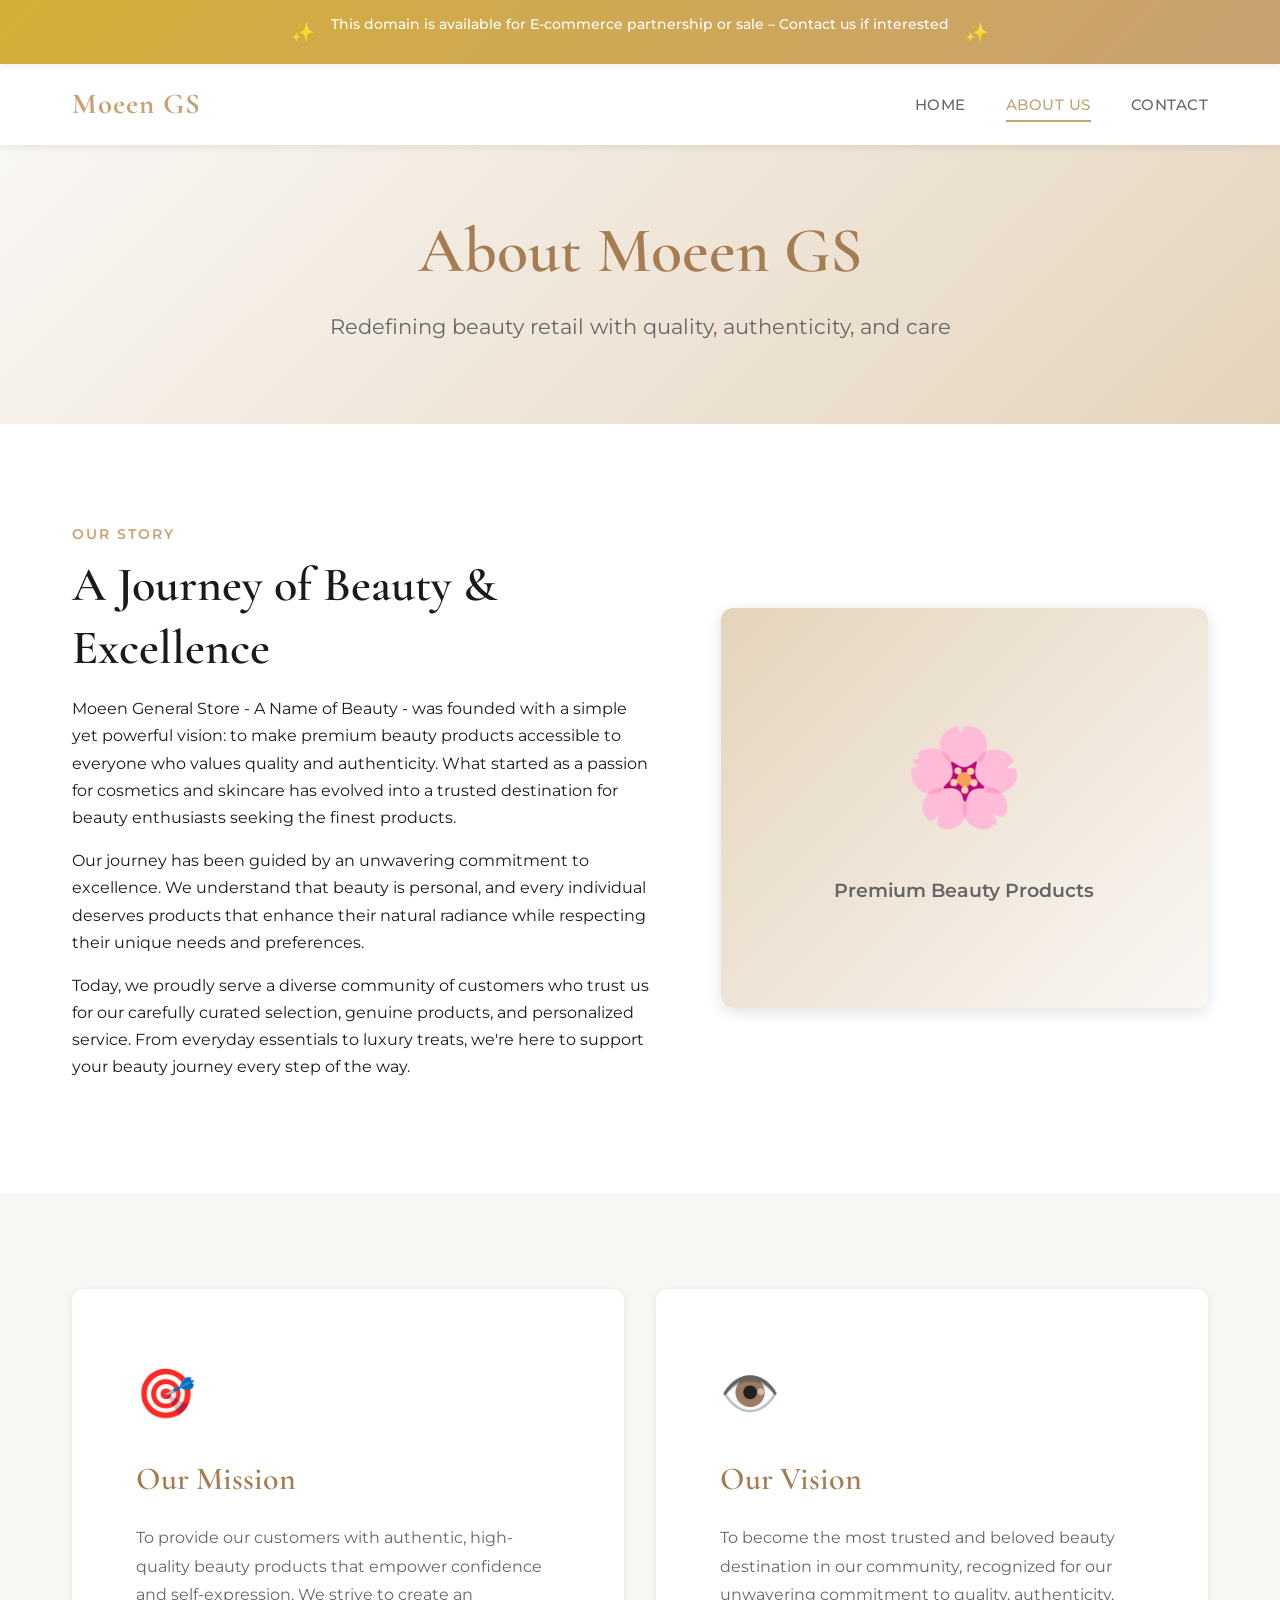
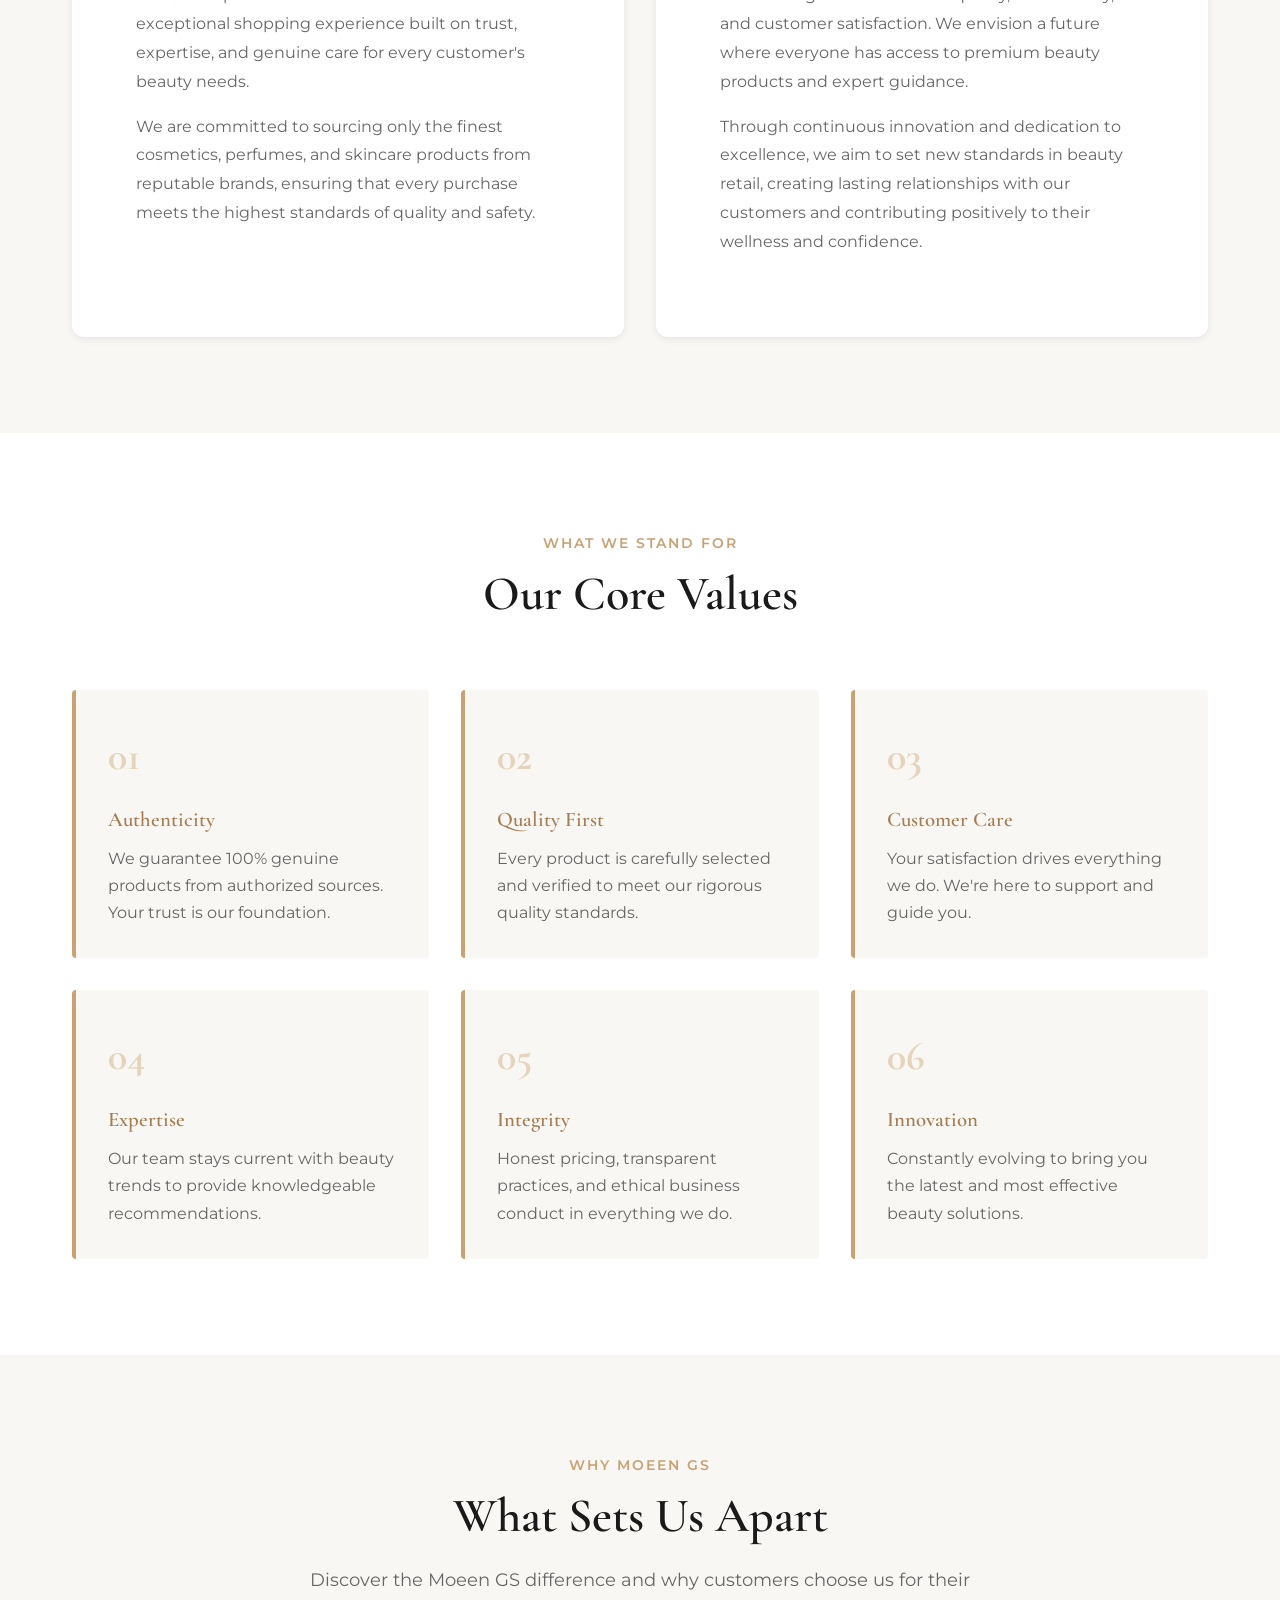
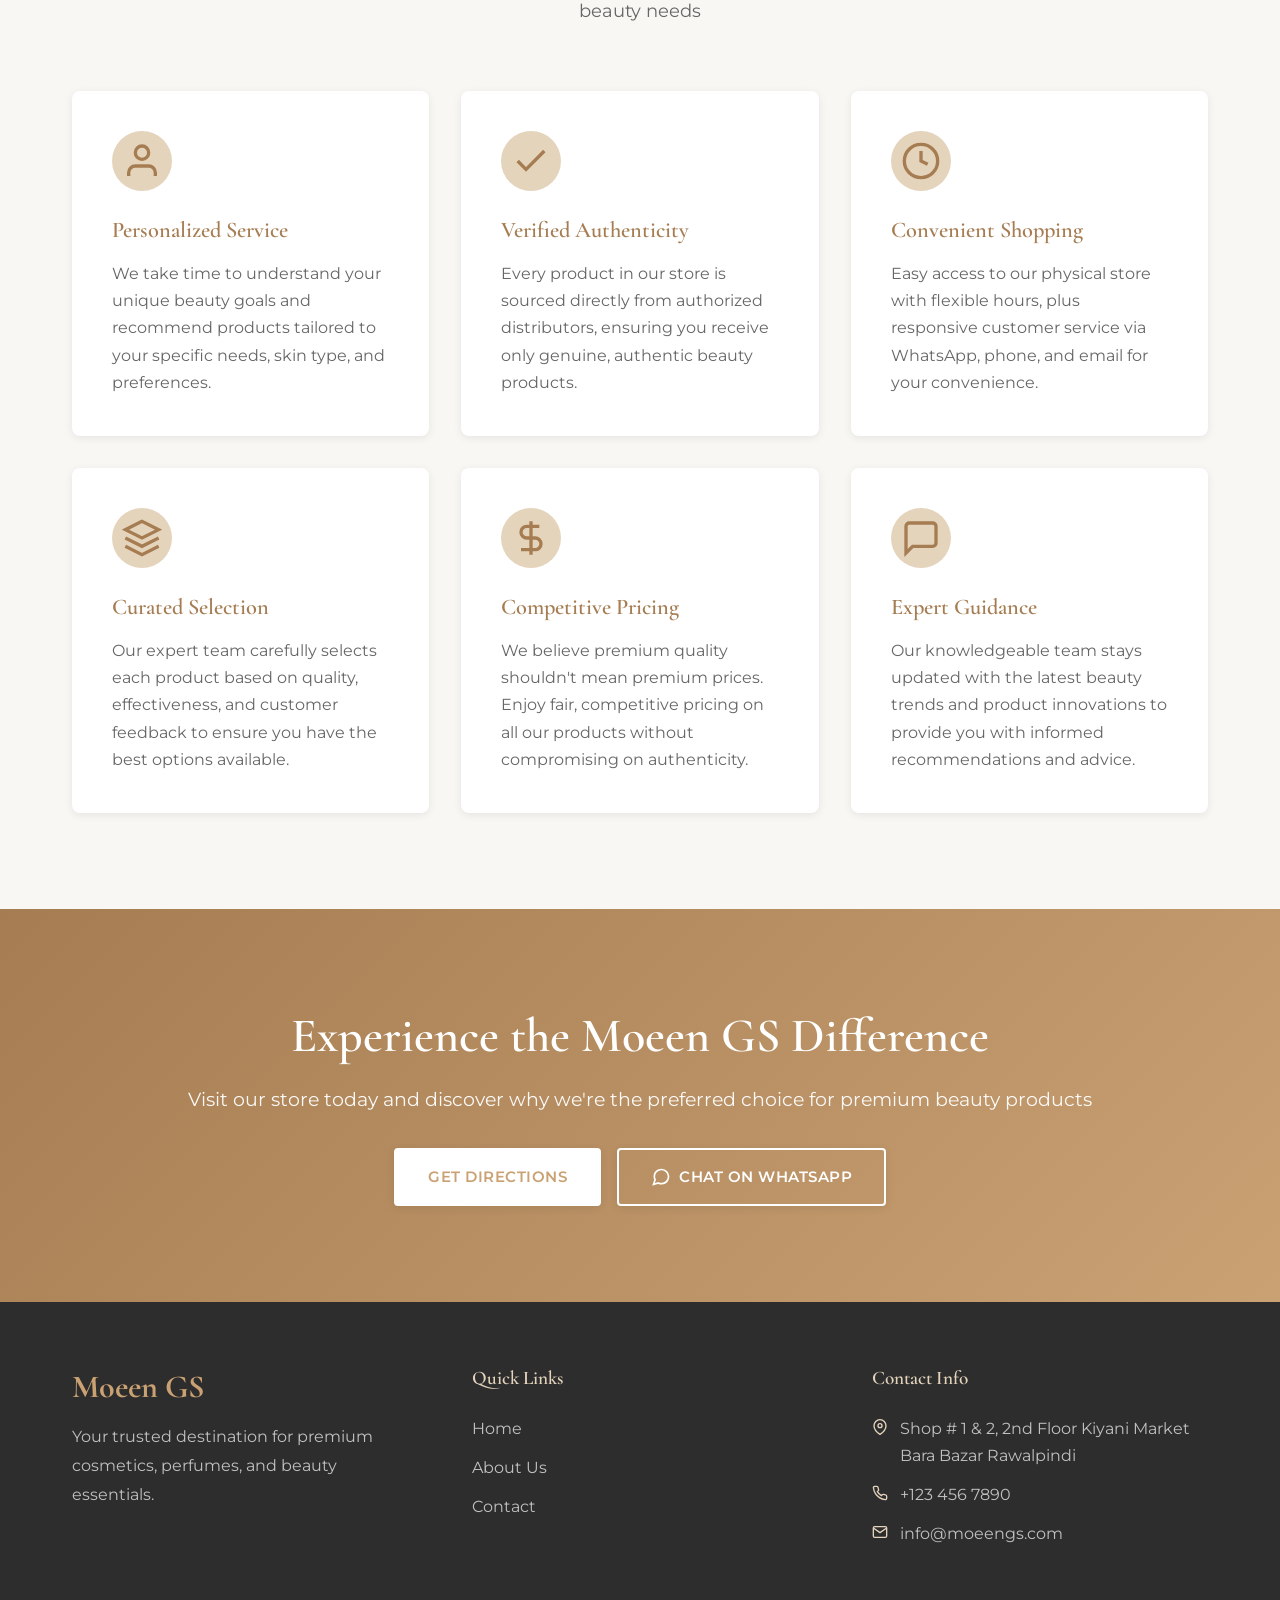
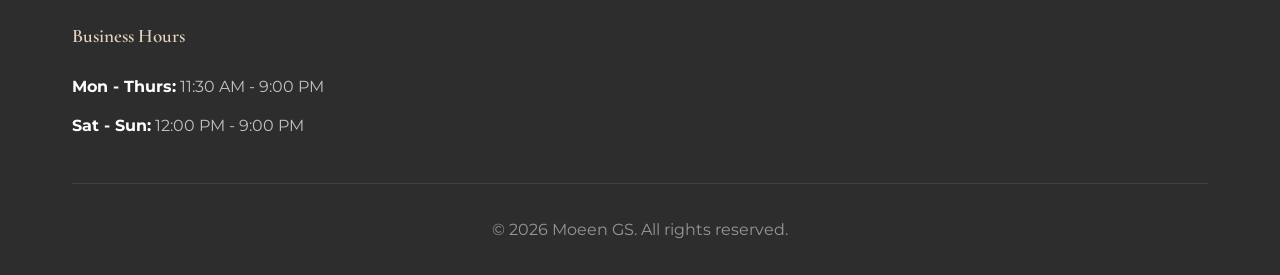
<file: about.html>
<!DOCTYPE html>
<html lang="en">
<head>
    <meta charset="UTF-8">
    <meta name="viewport" content="width=device-width, initial-scale=1.0">
    <meta name="description" content="Learn about Moeen General Store - A Name of Beauty -  Our story, mission, and commitment to providing premium beauty products and Perfumes with exceptional service.">
    <meta name="keywords" content="about moeen gs, beauty store, cosmetics company, our story">
    <title>About Us - Moeen General Store</title>
    <link rel="stylesheet" href="style.css">
    <!-- Google Fonts -->
    <link rel="preconnect" href="https://fonts.googleapis.com">
    <link rel="preconnect" href="https://fonts.gstatic.com" crossorigin>
    <link href="https://fonts.googleapis.com/css2?family=Cormorant+Garamond:wght@300;400;600;700&family=Montserrat:wght@300;400;500;600&display=swap" rel="stylesheet">
</head>
<body>
    <!-- Flash Banner -->
    <div class="flash-banner">
        <div class="flash-content">
            <span class="flash-icon">✨</span>
            <p>This domain is available for E-commerce partnership or sale – Contact us if interested</p>
            <span class="flash-icon">✨</span>
        </div>
    </div>

    <!-- Navigation -->
    <nav class="navbar">
        <div class="container">
            <div class="nav-wrapper">
                <a href="index.html" class="logo">Moeen GS</a>
                <button class="mobile-toggle" aria-label="Toggle menu">
                    <span></span>
                    <span></span>
                    <span></span>
                </button>
                <ul class="nav-links">
                    <li><a href="index.html">Home</a></li>
                    <li><a href="about.html" class="active">About Us</a></li>
                    <li><a href="contact.html">Contact</a></li>
                </ul>
            </div>
        </div>
    </nav>

    <!-- Page Header -->
    <section class="page-header">
        <div class="container">
            <h1 class="page-title">About Moeen GS</h1>
            <p class="page-subtitle">Redefining beauty retail with quality, authenticity, and care</p>
        </div>
    </section>

    <!-- Our Story -->
    <section class="content-section">
        <div class="container">
            <div class="content-grid">
                <div class="content-text">
                    <span class="section-label">Our Story</span>
                    <h2 class="section-title">A Journey of Beauty & Excellence</h2>
                    <p>
                        Moeen General Store - A Name of Beauty - was founded with a simple yet powerful vision: to make premium beauty 
                        products accessible to everyone who values quality and authenticity. What started 
                        as a passion for cosmetics and skincare has evolved into a trusted destination 
                        for beauty enthusiasts seeking the finest products.
                    </p>
                    <p>
                        Our journey has been guided by an unwavering commitment to excellence. We understand 
                        that beauty is personal, and every individual deserves products that enhance their 
                        natural radiance while respecting their unique needs and preferences.
                    </p>
                    <p>
                        Today, we proudly serve a diverse community of customers who trust us for our 
                        carefully curated selection, genuine products, and personalized service. From 
                        everyday essentials to luxury treats, we're here to support your beauty journey 
                        every step of the way.
                    </p>
                </div>
                <div class="content-visual">
                    <div class="visual-placeholder">
                        <div class="visual-icon">🌸</div>
                        <p>Premium Beauty Products</p>
                    </div>
                </div>
            </div>
        </div>
    </section>

    <!-- Mission & Vision -->
    <section class="mission-vision">
        <div class="container">
            <div class="mv-grid">
                <div class="mv-card">
                    <div class="mv-icon">🎯</div>
                    <h3>Our Mission</h3>
                    <p>
                        To provide our customers with authentic, high-quality beauty products that 
                        empower confidence and self-expression. We strive to create an exceptional 
                        shopping experience built on trust, expertise, and genuine care for every 
                        customer's beauty needs.
                    </p>
                    <p>
                        We are committed to sourcing only the finest cosmetics, perfumes, and skincare 
                        products from reputable brands, ensuring that every purchase meets the highest 
                        standards of quality and safety.
                    </p>
                </div>
                <div class="mv-card">
                    <div class="mv-icon">👁️</div>
                    <h3>Our Vision</h3>
                    <p>
                        To become the most trusted and beloved beauty destination in our community, 
                        recognized for our unwavering commitment to quality, authenticity, and customer 
                        satisfaction. We envision a future where everyone has access to premium beauty 
                        products and expert guidance.
                    </p>
                    <p>
                        Through continuous innovation and dedication to excellence, we aim to set new 
                        standards in beauty retail, creating lasting relationships with our customers 
                        and contributing positively to their wellness and confidence.
                    </p>
                </div>
            </div>
        </div>
    </section>

    <!-- Our Values -->
    <section class="values-section">
        <div class="container">
            <div class="section-header centered">
                <span class="section-label">What We Stand For</span>
                <h2 class="section-title">Our Core Values</h2>
            </div>
            <div class="values-grid">
                <div class="value-item">
                    <div class="value-number">01</div>
                    <h4>Authenticity</h4>
                    <p>We guarantee 100% genuine products from authorized sources. Your trust is our foundation.</p>
                </div>
                <div class="value-item">
                    <div class="value-number">02</div>
                    <h4>Quality First</h4>
                    <p>Every product is carefully selected and verified to meet our rigorous quality standards.</p>
                </div>
                <div class="value-item">
                    <div class="value-number">03</div>
                    <h4>Customer Care</h4>
                    <p>Your satisfaction drives everything we do. We're here to support and guide you.</p>
                </div>
                <div class="value-item">
                    <div class="value-number">04</div>
                    <h4>Expertise</h4>
                    <p>Our team stays current with beauty trends to provide knowledgeable recommendations.</p>
                </div>
                <div class="value-item">
                    <div class="value-number">05</div>
                    <h4>Integrity</h4>
                    <p>Honest pricing, transparent practices, and ethical business conduct in everything we do.</p>
                </div>
                <div class="value-item">
                    <div class="value-number">06</div>
                    <h4>Innovation</h4>
                    <p>Constantly evolving to bring you the latest and most effective beauty solutions.</p>
                </div>
            </div>
        </div>
    </section>

    <!-- Why Choose Us -->
    <section class="why-choose">
        <div class="container">
            <div class="section-header centered">
                <span class="section-label">Why Moeen GS</span>
                <h2 class="section-title">What Sets Us Apart</h2>
                <p class="section-description">
                    Discover the Moeen GS difference and why customers choose us for their beauty needs
                </p>
            </div>
            <div class="benefits-grid">
                <div class="benefit-card">
                    <div class="benefit-icon">
                        <svg width="40" height="40" viewBox="0 0 24 24" fill="none" stroke="currentColor" stroke-width="2">
                            <path d="M20 21v-2a4 4 0 0 0-4-4H8a4 4 0 0 0-4 4v2"></path>
                            <circle cx="12" cy="7" r="4"></circle>
                        </svg>
                    </div>
                    <h3>Personalized Service</h3>
                    <p>
                        We take time to understand your unique beauty goals and recommend products 
                        tailored to your specific needs, skin type, and preferences.
                    </p>
                </div>
                <div class="benefit-card">
                    <div class="benefit-icon">
                        <svg width="40" height="40" viewBox="0 0 24 24" fill="none" stroke="currentColor" stroke-width="2">
                            <polyline points="20 6 9 17 4 12"></polyline>
                        </svg>
                    </div>
                    <h3>Verified Authenticity</h3>
                    <p>
                        Every product in our store is sourced directly from authorized distributors, 
                        ensuring you receive only genuine, authentic beauty products.
                    </p>
                </div>
                <div class="benefit-card">
                    <div class="benefit-icon">
                        <svg width="40" height="40" viewBox="0 0 24 24" fill="none" stroke="currentColor" stroke-width="2">
                            <circle cx="12" cy="12" r="10"></circle>
                            <polyline points="12 6 12 12 16 14"></polyline>
                        </svg>
                    </div>
                    <h3>Convenient Shopping</h3>
                    <p>
                        Easy access to our physical store with flexible hours, plus responsive customer 
                        service via WhatsApp, phone, and email for your convenience.
                    </p>
                </div>
                <div class="benefit-card">
                    <div class="benefit-icon">
                        <svg width="40" height="40" viewBox="0 0 24 24" fill="none" stroke="currentColor" stroke-width="2">
                            <path d="M12 2L2 7l10 5 10-5-10-5z"></path>
                            <path d="M2 17l10 5 10-5M2 12l10 5 10-5"></path>
                        </svg>
                    </div>
                    <h3>Curated Selection</h3>
                    <p>
                        Our expert team carefully selects each product based on quality, effectiveness, 
                        and customer feedback to ensure you have the best options available.
                    </p>
                </div>
                <div class="benefit-card">
                    <div class="benefit-icon">
                        <svg width="40" height="40" viewBox="0 0 24 24" fill="none" stroke="currentColor" stroke-width="2">
                            <path d="M12 2v20M17 5H9.5a3.5 3.5 0 0 0 0 7h5a3.5 3.5 0 0 1 0 7H6"></path>
                        </svg>
                    </div>
                    <h3>Competitive Pricing</h3>
                    <p>
                        We believe premium quality shouldn't mean premium prices. Enjoy fair, competitive 
                        pricing on all our products without compromising on authenticity.
                    </p>
                </div>
                <div class="benefit-card">
                    <div class="benefit-icon">
                        <svg width="40" height="40" viewBox="0 0 24 24" fill="none" stroke="currentColor" stroke-width="2">
                            <path d="M21 15a2 2 0 0 1-2 2H7l-4 4V5a2 2 0 0 1 2-2h14a2 2 0 0 1 2 2z"></path>
                        </svg>
                    </div>
                    <h3>Expert Guidance</h3>
                    <p>
                        Our knowledgeable team stays updated with the latest beauty trends and product 
                        innovations to provide you with informed recommendations and advice.
                    </p>
                </div>
            </div>
        </div>
    </section>

    <!-- Call to Action -->
    <section class="cta-section">
        <div class="container">
            <div class="cta-content">
                <h2>Experience the Moeen GS Difference</h2>
                <p>Visit our store today and discover why we're the preferred choice for premium beauty products</p>
                <div class="cta-buttons">
                    <a href="contact.html" class="btn btn-primary">Get Directions</a>
                    <a href="https://wa.me/00923164422628" class="btn btn-secondary" target="_blank">
                        <svg width="20" height="20" viewBox="0 0 24 24" fill="none" stroke="currentColor" stroke-width="2">
                            <path d="M21 11.5a8.38 8.38 0 0 1-.9 3.8 8.5 8.5 0 0 1-7.6 4.7 8.38 8.38 0 0 1-3.8-.9L3 21l1.9-5.7a8.38 8.38 0 0 1-.9-3.8 8.5 8.5 0 0 1 4.7-7.6 8.38 8.38 0 0 1 3.8-.9h.5a8.48 8.48 0 0 1 8 8v.5z"></path>
                        </svg>
                        Chat on WhatsApp
                    </a>
                </div>
            </div>
        </div>
    </section>

    <!-- Footer -->
    <footer class="footer">
        <div class="container">
            <div class="footer-grid">
                <div class="footer-col">
                    <h3 class="footer-logo">Moeen GS</h3>
                    <p class="footer-description">
                        Your trusted destination for premium cosmetics, perfumes, and beauty essentials.
                    </p>
                </div>
                <div class="footer-col">
                    <h4>Quick Links</h4>
                    <ul class="footer-links">
                        <li><a href="index.html">Home</a></li>
                        <li><a href="about.html">About Us</a></li>
                        <li><a href="contact.html">Contact</a></li>
                    </ul>
                </div>
                <div class="footer-col">
                    <h4>Contact Info</h4>
                    <ul class="footer-contact">
                        <li>
                            <svg width="16" height="16" viewBox="0 0 24 24" fill="none" stroke="currentColor" stroke-width="2">
                                <path d="M21 10c0 7-9 13-9 13s-9-6-9-13a9 9 0 0 1 18 0z"></path>
                                <circle cx="12" cy="10" r="3"></circle>
                            </svg>
                            <span id="business-address">Shop # 1 & 2, 2nd Floor Kiyani Market Bara Bazar Rawalpindi</span>
                        </li>
                        <li>
                            <svg width="16" height="16" viewBox="0 0 24 24" fill="none" stroke="currentColor" stroke-width="2">
                                <path d="M22 16.92v3a2 2 0 0 1-2.18 2 19.79 19.79 0 0 1-8.63-3.07 19.5 19.5 0 0 1-6-6 19.79 19.79 0 0 1-3.07-8.67A2 2 0 0 1 4.11 2h3a2 2 0 0 1 2 1.72 12.84 12.84 0 0 0 .7 2.81 2 2 0 0 1-.45 2.11L8.09 9.91a16 16 0 0 0 6 6l1.27-1.27a2 2 0 0 1 2.11-.45 12.84 12.84 0 0 0 2.81.7A2 2 0 0 1 22 16.92z"></path>
                            </svg>
                            <a href="tel:+1234567890">+123 456 7890</a>
                        </li>
                        <li>
                            <svg width="16" height="16" viewBox="0 0 24 24" fill="none" stroke="currentColor" stroke-width="2">
                                <path d="M4 4h16c1.1 0 2 .9 2 2v12c0 1.1-.9 2-2 2H4c-1.1 0-2-.9-2-2V6c0-1.1.9-2 2-2z"></path>
                                <polyline points="22,6 12,13 2,6"></polyline>
                            </svg>
                            <a href="mailto:mr.ms.alam@gmail.com">info@moeengs.com</a>
                        </li>
                    </ul>
                </div>
                <div class="footer-col">
                    <h4>Business Hours</h4>
                    <ul class="footer-hours">
                        <li><strong>Mon - Thurs:</strong> 11:30 AM - 9:00 PM</li>
                        <li><strong>Sat - Sun:</strong> 12:00 PM - 9:00 PM</li>
                    </ul>
                </div>
            </div>
            <div class="footer-bottom">
                <p>&copy; 2024 Moeen GS. All rights reserved.</p>
            </div>
        </div>
    </footer>

    <script src="script.js"></script>
</body>
</html>
</file>
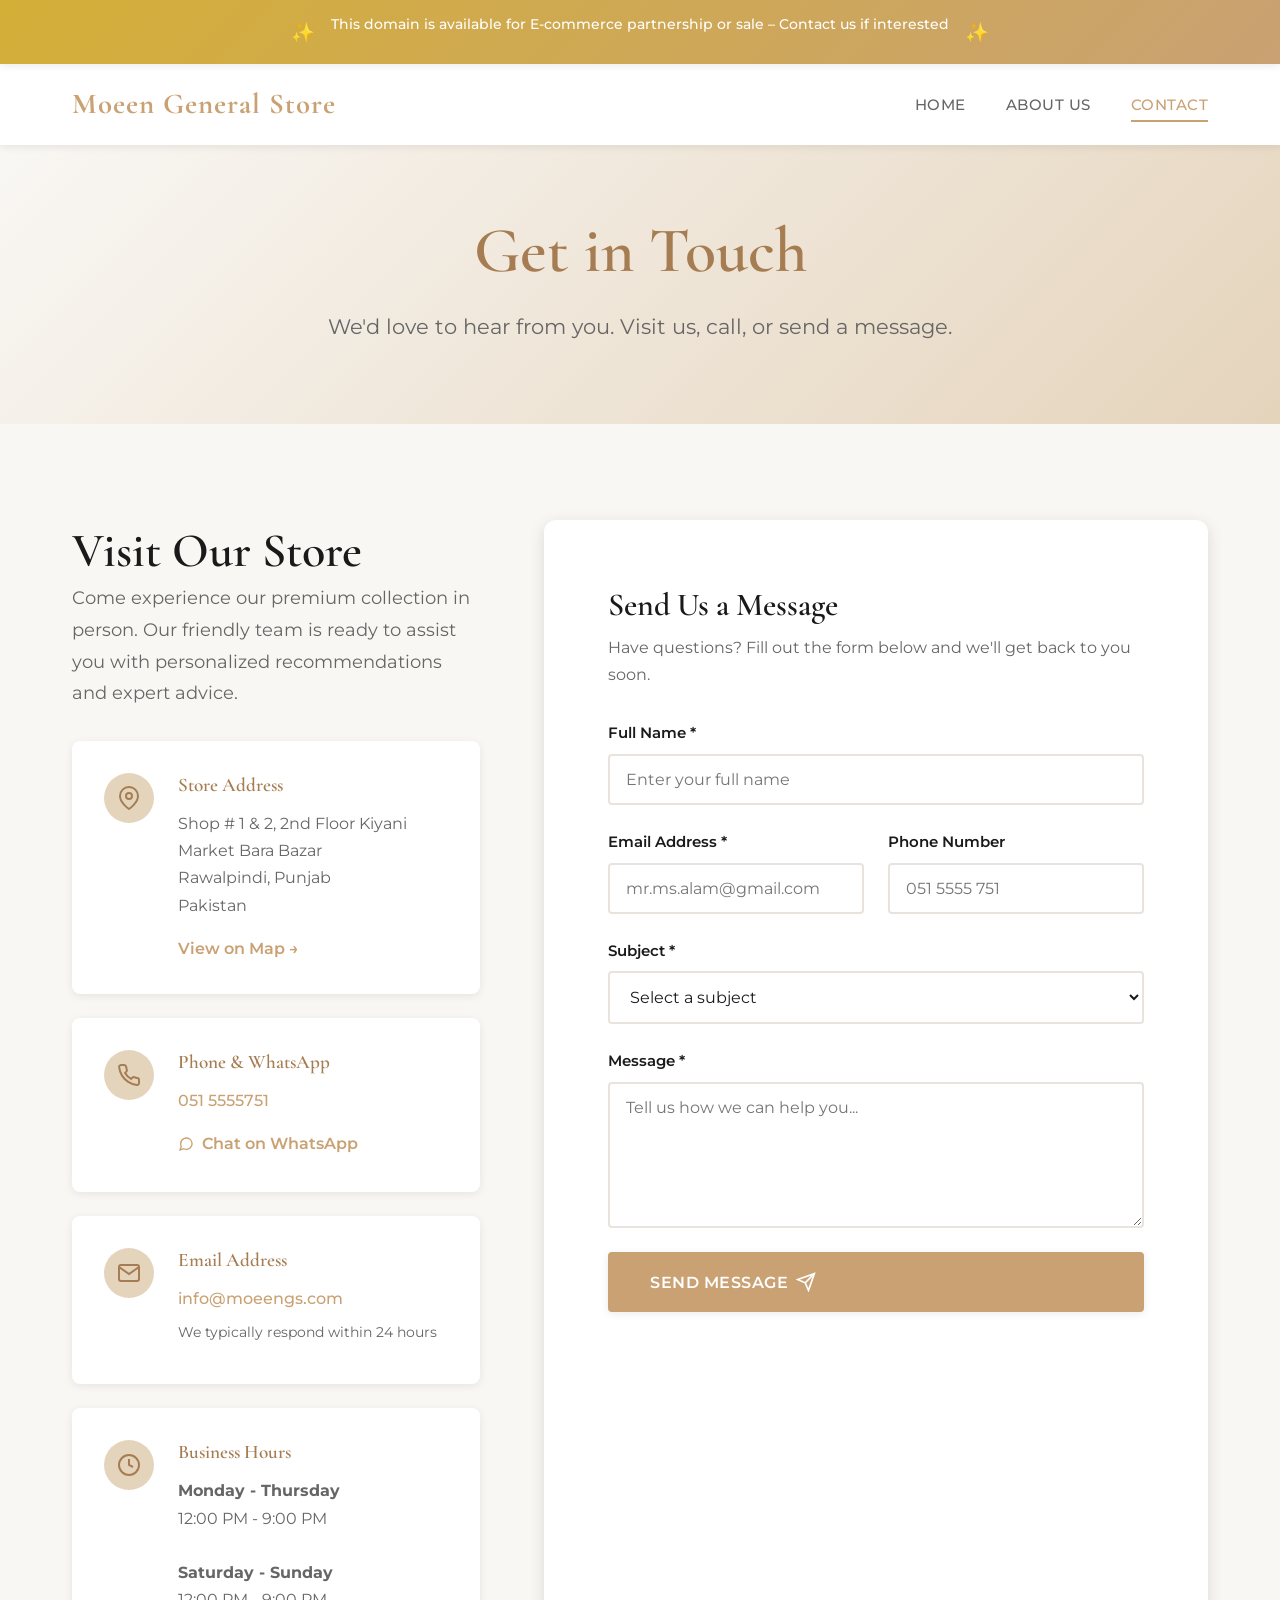
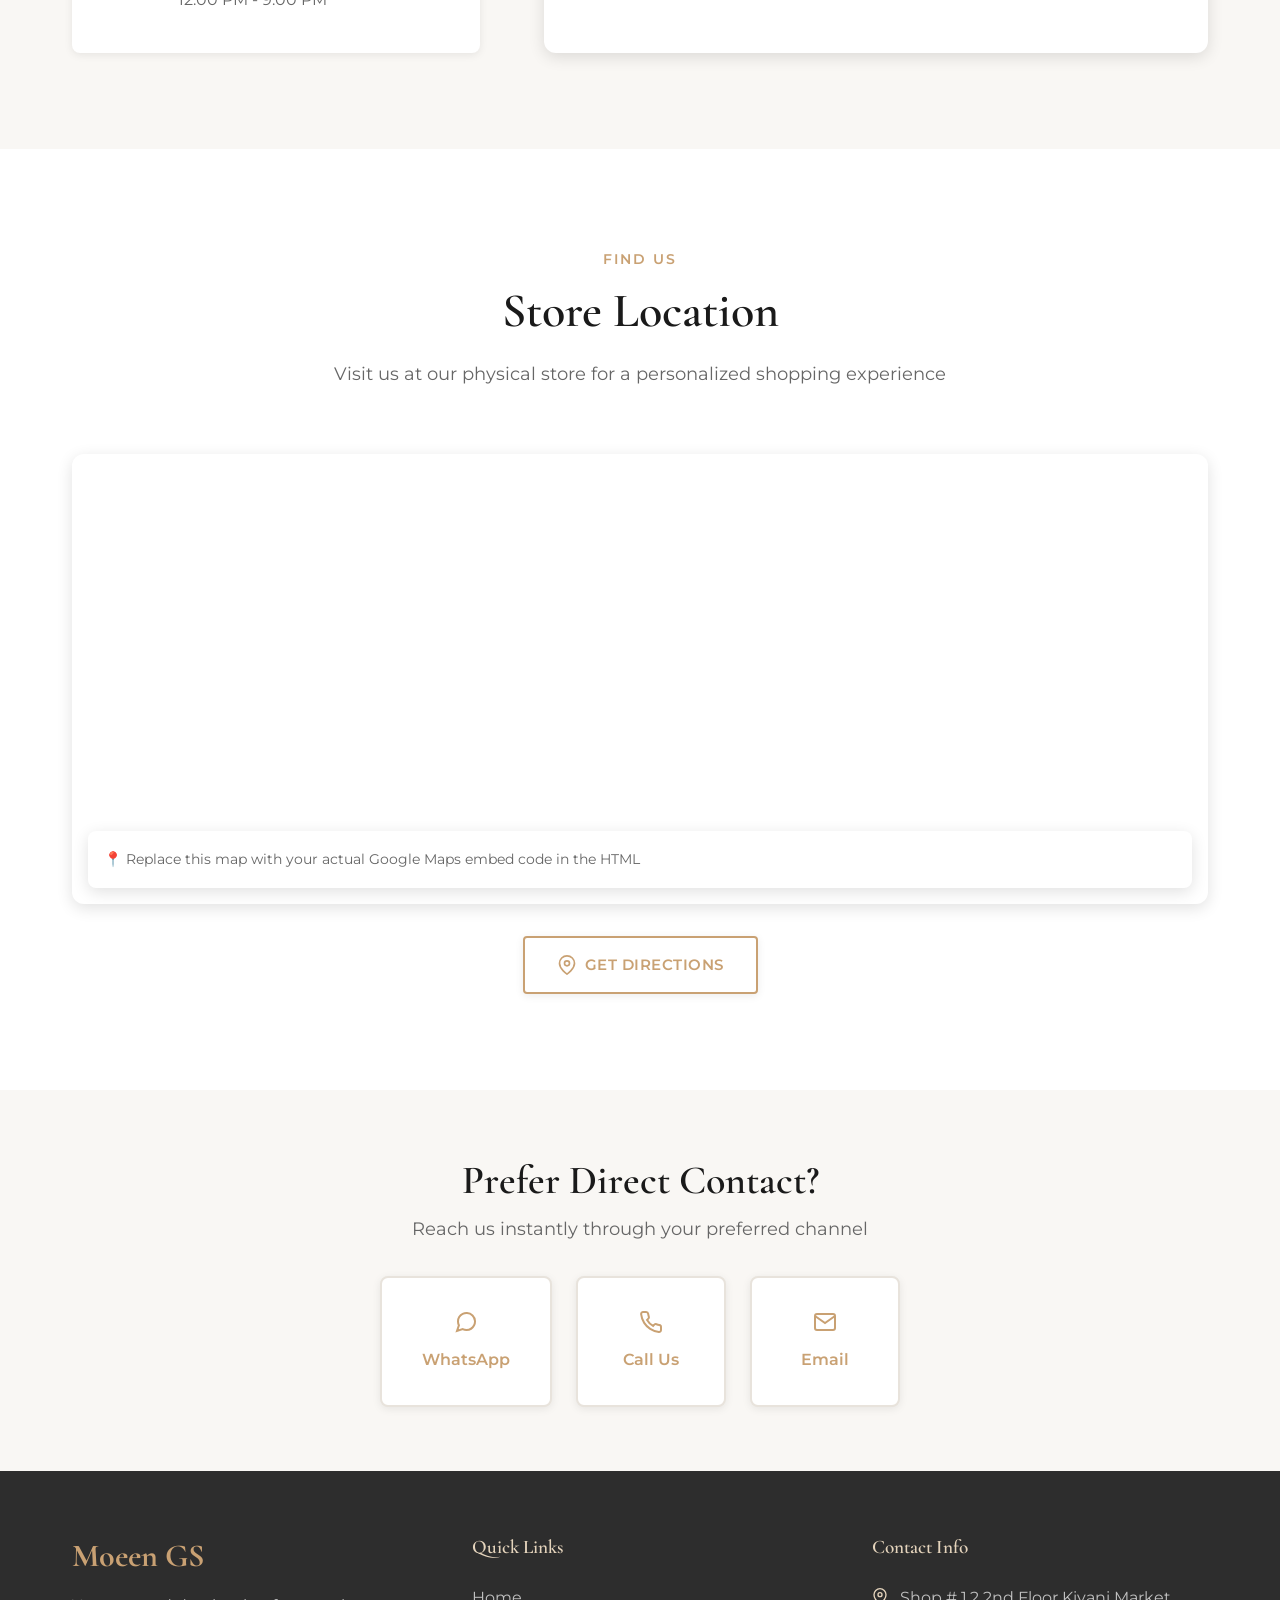
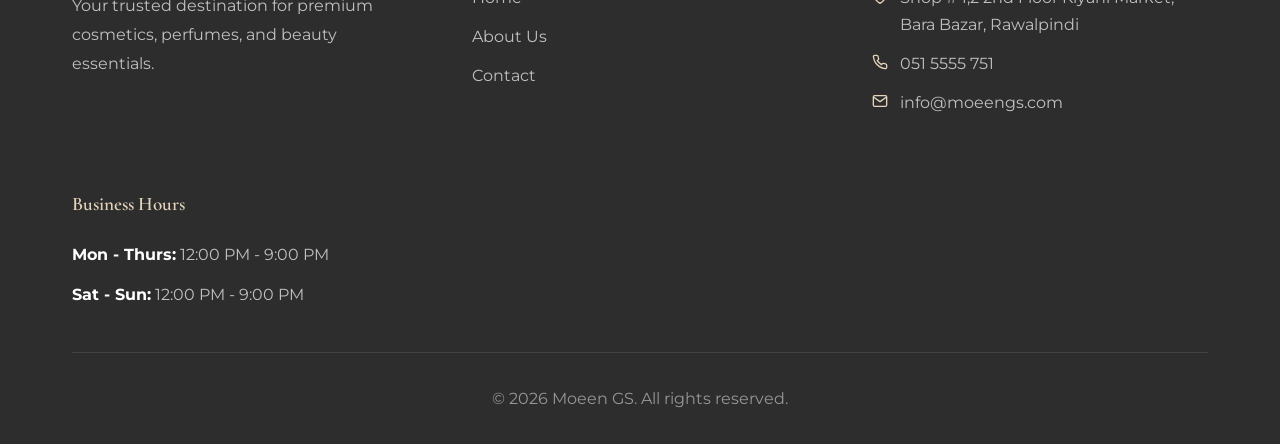
<file: contact.html>
<!DOCTYPE html>
<html lang="en">
<head>
    <meta charset="UTF-8">
    <meta name="viewport" content="width=device-width, initial-scale=1.0">
    <meta name="description" content="Contact Moeen General Store - Visit our store, call us, or send a message. We're here to help with all your beauty needs.">
    <meta name="keywords" content="contact moeen gs, beauty store location, cosmetics store address">
    <title>Contact Us - Moeen GS</title>
    <link rel="stylesheet" href="style.css">
    <!-- Google Fonts -->
    <link rel="preconnect" href="https://fonts.googleapis.com">
    <link rel="preconnect" href="https://fonts.gstatic.com" crossorigin>
    <link href="https://fonts.googleapis.com/css2?family=Cormorant+Garamond:wght@300;400;600;700&family=Montserrat:wght@300;400;500;600&display=swap" rel="stylesheet">
</head>
<body>
    <!-- Flash Banner -->
    <div class="flash-banner">
        <div class="flash-content">
            <span class="flash-icon">✨</span>
            <p>This domain is available for E-commerce partnership or sale – Contact us if interested</p>
            <span class="flash-icon">✨</span>
        </div>
    </div>

    <!-- Navigation -->
    <nav class="navbar">
        <div class="container">
            <div class="nav-wrapper">
                <a href="index.html" class="logo">Moeen General Store</a>
                <button class="mobile-toggle" aria-label="Toggle menu">
                    <span></span>
                    <span></span>
                    <span></span>
                </button>
                <ul class="nav-links">
                    <li><a href="index.html">Home</a></li>
                    <li><a href="about.html">About Us</a></li>
                    <li><a href="contact.html" class="active">Contact</a></li>
                </ul>
            </div>
        </div>
    </nav>

    <!-- Page Header -->
    <section class="page-header">
        <div class="container">
            <h1 class="page-title">Get in Touch</h1>
            <p class="page-subtitle">We'd love to hear from you. Visit us, call, or send a message.</p>
        </div>
    </section>

    <!-- Contact Section -->
    <section class="contact-main">
        <div class="container">
            <div class="contact-grid">
                <!-- Contact Information -->
                <div class="contact-info">
                    <h2>Visit Our Store</h2>
                    <p class="contact-intro">
                        Come experience our premium collection in person. Our friendly team is ready 
                        to assist you with personalized recommendations and expert advice.
                    </p>

                    <div class="contact-cards">
                        <div class="info-card">
                            <div class="info-icon">
                                <svg width="24" height="24" viewBox="0 0 24 24" fill="none" stroke="currentColor" stroke-width="2">
                                    <path d="M21 10c0 7-9 13-9 13s-9-6-9-13a9 9 0 0 1 18 0z"></path>
                                    <circle cx="12" cy="10" r="3"></circle>
                                </svg>
                            </div>
                            <div class="info-content">
                                <h3>Store Address</h3>
                                <p id="store-address">
                                    Shop # 1 & 2, 2nd Floor Kiyani Market Bara Bazar<br>
                                    Rawalpindi, Punjab<br>
                                    Pakistan
                                </p>
                                <a href="#map" class="info-link">View on Map →</a>
                            </div>
                        </div>

                        <div class="info-card">
                            <div class="info-icon">
                                <svg width="24" height="24" viewBox="0 0 24 24" fill="none" stroke="currentColor" stroke-width="2">
                                    <path d="M22 16.92v3a2 2 0 0 1-2.18 2 19.79 19.79 0 0 1-8.63-3.07 19.5 19.5 0 0 1-6-6 19.79 19.79 0 0 1-3.07-8.67A2 2 0 0 1 4.11 2h3a2 2 0 0 1 2 1.72 12.84 12.84 0 0 0 .7 2.81 2 2 0 0 1-.45 2.11L8.09 9.91a16 16 0 0 0 6 6l1.27-1.27a2 2 0 0 1 2.11-.45 12.84 12.84 0 0 0 2.81.7A2 2 0 0 1 22 16.92z"></path>
                                </svg>
                            </div>
                            <div class="info-content">
                                <h3>Phone & WhatsApp</h3>
                                <p>
                                    <a href="tel:0515555751" class="contact-link">051 5555751</a>
                                </p>
                                <a href="https://wa.me/00923135383762" class="info-link whatsapp-link" target="_blank">
                                    <svg width="16" height="16" viewBox="0 0 24 24" fill="none" stroke="currentColor" stroke-width="2">
                                        <path d="M21 11.5a8.38 8.38 0 0 1-.9 3.8 8.5 8.5 0 0 1-7.6 4.7 8.38 8.38 0 0 1-3.8-.9L3 21l1.9-5.7a8.38 8.38 0 0 1-.9-3.8 8.5 8.5 0 0 1 4.7-7.6 8.38 8.38 0 0 1 3.8-.9h.5a8.48 8.48 0 0 1 8 8v.5z"></path>
                                    </svg>
                                    Chat on WhatsApp
                                </a>
                            </div>
                        </div>

                        <div class="info-card">
                            <div class="info-icon">
                                <svg width="24" height="24" viewBox="0 0 24 24" fill="none" stroke="currentColor" stroke-width="2">
                                    <path d="M4 4h16c1.1 0 2 .9 2 2v12c0 1.1-.9 2-2 2H4c-1.1 0-2-.9-2-2V6c0-1.1.9-2 2-2z"></path>
                                    <polyline points="22,6 12,13 2,6"></polyline>
                                </svg>
                            </div>
                            <div class="info-content">
                                <h3>Email Address</h3>
                                <p>
                                    <a href="mailto:mr.ms.alam@gmail.com" class="contact-link">info@moeengs.com</a>
                                </p>
                                <p class="info-subtext">We typically respond within 24 hours</p>
                            </div>
                        </div>

                        <div class="info-card">
                            <div class="info-icon">
                                <svg width="24" height="24" viewBox="0 0 24 24" fill="none" stroke="currentColor" stroke-width="2">
                                    <circle cx="12" cy="12" r="10"></circle>
                                    <polyline points="12 6 12 12 16 14"></polyline>
                                </svg>
                            </div>
                            <div class="info-content">
                                <h3>Business Hours</h3>
                                <p>
                                    <strong>Monday - Thursday</strong><br>
                                    12:00 PM - 9:00 PM<br><br>
                                    <strong>Saturday - Sunday</strong><br>
                                    12:00 PM - 9:00 PM
                                </p>
                            </div>
                        </div>
                    </div>
                </div>

                <!-- Contact Form -->
                <div class="contact-form-wrapper">
                    <div class="form-header">
                        <h2>Send Us a Message</h2>
                        <p>Have questions? Fill out the form below and we'll get back to you soon.</p>
                    </div>
                    <form id="contactForm" class="contact-form">
                        <div class="form-group">
                            <label for="name">Full Name *</label>
                            <input type="text" id="name" name="name" required placeholder="Enter your full name">
                        </div>

                        <div class="form-row">
                            <div class="form-group">
                                <label for="email">Email Address *</label>
                                <input type="email" id="email" name="email" required placeholder="mr.ms.alam@gmail.com">
                            </div>
                            <div class="form-group">
                                <label for="phone">Phone Number</label>
                                <input type="tel" id="phone" name="phone" placeholder="051 5555 751">
                            </div>
                        </div>

                        <div class="form-group">
                            <label for="subject">Subject *</label>
                            <select id="subject" name="subject" required>
                                <option value="">Select a subject</option>
                                <option value="general">General Inquiry</option>
                                <option value="product">Product Information</option>
                                <option value="partnership">E-commerce Partnership</option>
                                <option value="domain">Domain Purchase Inquiry</option>
                                <option value="feedback">Feedback</option>
                                <option value="other">Other</option>
                            </select>
                        </div>

                        <div class="form-group">
                            <label for="message">Message *</label>
                            <textarea id="message" name="message" rows="6" required placeholder="Tell us how we can help you..."></textarea>
                        </div>

                        <button type="submit" class="btn btn-primary btn-large">
                            <span class="btn-text">Send Message</span>
                            <svg class="btn-icon" width="20" height="20" viewBox="0 0 24 24" fill="none" stroke="currentColor" stroke-width="2">
                                <line x1="22" y1="2" x2="11" y2="13"></line>
                                <polygon points="22 2 15 22 11 13 2 9 22 2"></polygon>
                            </svg>
                        </button>

                        <div id="formMessage" class="form-message"></div>
                    </form>
                </div>
            </div>
        </div>
    </section>

    <!-- Map Section -->
    <section id="map" class="map-section">
        <div class="container">
            <div class="section-header centered">
                <span class="section-label">Find Us</span>
                <h2 class="section-title">Store Location</h2>
                <p class="section-description">Visit us at our physical store for a personalized shopping experience</p>
            </div>
            <div class="map-container">
                <!-- Google Maps Embed - Replace with your actual embed code -->
                <iframe 
                    id="google-map"
                    src="https://www.google.com/maps/embed?pb=!1m18!1m12!1m3!1d88730.6645938816!2d72.89131892544485!3d33.625823272918815!2m3!1f0!2f0!3f0!3m2!1i1024!2i768!4f13.1!3m3!1m2!1s0x38df95ca0c66be51%3A0xc272690c0aaa7a4c!2sMoeen%20cosmetics%20Rwp!5e1!3m2!1sen!2sus!4v1771266812073!5m2!1sen!2sus" 
                    width="100%" 
                    height="450" 
                    style="border:0;" 
                    allowfullscreen="" 
                    loading="lazy" 
                    referrerpolicy="no-referrer-when-downgrade">
                </iframe>
                <div class="map-overlay">
                    <p class="map-note">
                        📍 Replace this map with your actual Google Maps embed code in the HTML
                    </p>
                </div>
            </div>
            <div class="map-footer">
                <a href="https://www.google.com/maps/embed?pb=!1m18!1m12!1m3!1d88730.6645938816!2d72.89131892544485!3d33.625823272918815!2m3!1f0!2f0!3f0!3m2!1i1024!2i768!4f13.1!3m3!1m2!1s0x38df95ca0c66be51%3A0xc272690c0aaa7a4c!2sMoeen%20cosmetics%20Rwp!5e1!3m2!1sen!2sus!4v1771266812073!5m2!1sen!2sus" target="_blank" class="btn btn-secondary">
                    <svg width="20" height="20" viewBox="0 0 24 24" fill="none" stroke="currentColor" stroke-width="2">
                        <path d="M21 10c0 7-9 13-9 13s-9-6-9-13a9 9 0 0 1 18 0z"></path>
                        <circle cx="12" cy="10" r="3"></circle>
                    </svg>
                    Get Directions
                </a>
            </div>
        </div>
    </section>

    <!-- Quick Contact CTA -->
    <section class="quick-contact">
        <div class="container">
            <h2>Prefer Direct Contact?</h2>
            <p>Reach us instantly through your preferred channel</p>
            <div class="quick-contact-buttons">
                <a href="https://wa.me/00923135383762" class="quick-btn whatsapp" target="_blank">
                    <svg width="24" height="24" viewBox="0 0 24 24" fill="none" stroke="currentColor" stroke-width="2">
                        <path d="M21 11.5a8.38 8.38 0 0 1-.9 3.8 8.5 8.5 0 0 1-7.6 4.7 8.38 8.38 0 0 1-3.8-.9L3 21l1.9-5.7a8.38 8.38 0 0 1-.9-3.8 8.5 8.5 0 0 1 4.7-7.6 8.38 8.38 0 0 1 3.8-.9h.5a8.48 8.48 0 0 1 8 8v.5z"></path>
                    </svg>
                    <span>WhatsApp</span>
                </a>
                <a href="tel:051 5555751" class="quick-btn phone">
                    <svg width="24" height="24" viewBox="0 0 24 24" fill="none" stroke="currentColor" stroke-width="2">
                        <path d="M22 16.92v3a2 2 0 0 1-2.18 2 19.79 19.79 0 0 1-8.63-3.07 19.5 19.5 0 0 1-6-6 19.79 19.79 0 0 1-3.07-8.67A2 2 0 0 1 4.11 2h3a2 2 0 0 1 2 1.72 12.84 12.84 0 0 0 .7 2.81 2 2 0 0 1-.45 2.11L8.09 9.91a16 16 0 0 0 6 6l1.27-1.27a2 2 0 0 1 2.11-.45 12.84 12.84 0 0 0 2.81.7A2 2 0 0 1 22 16.92z"></path>
                    </svg>
                    <span>Call Us</span>
                </a>
                <a href="mailto:mr.ms.alam@gmail.com" class="quick-btn email">
                    <svg width="24" height="24" viewBox="0 0 24 24" fill="none" stroke="currentColor" stroke-width="2">
                        <path d="M4 4h16c1.1 0 2 .9 2 2v12c0 1.1-.9 2-2 2H4c-1.1 0-2-.9-2-2V6c0-1.1.9-2 2-2z"></path>
                        <polyline points="22,6 12,13 2,6"></polyline>
                    </svg>
                    <span>Email</span>
                </a>
            </div>
        </div>
    </section>

    <!-- Footer -->
    <footer class="footer">
        <div class="container">
            <div class="footer-grid">
                <div class="footer-col">
                    <h3 class="footer-logo">Moeen GS</h3>
                    <p class="footer-description">
                        Your trusted destination for premium cosmetics, perfumes, and beauty essentials.
                    </p>
                </div>
                <div class="footer-col">
                    <h4>Quick Links</h4>
                    <ul class="footer-links">
                        <li><a href="index.html">Home</a></li>
                        <li><a href="about.html">About Us</a></li>
                        <li><a href="contact.html">Contact</a></li>
                    </ul>
                </div>
                <div class="footer-col">
                    <h4>Contact Info</h4>
                    <ul class="footer-contact">
                        <li>
                            <svg width="16" height="16" viewBox="0 0 24 24" fill="none" stroke="currentColor" stroke-width="2">
                                <path d="M21 10c0 7-9 13-9 13s-9-6-9-13a9 9 0 0 1 18 0z"></path>
                                <circle cx="12" cy="10" r="3"></circle>
                            </svg>
                            <span id="footer-address">Shop # 1,2 2nd Floor Kiyani Market, Bara Bazar, Rawalpindi</span>
                        </li>
                        <li>
                            <svg width="16" height="16" viewBox="0 0 24 24" fill="none" stroke="currentColor" stroke-width="2">
                                <path d="M22 16.92v3a2 2 0 0 1-2.18 2 19.79 19.79 0 0 1-8.63-3.07 19.5 19.5 0 0 1-6-6 19.79 19.79 0 0 1-3.07-8.67A2 2 0 0 1 4.11 2h3a2 2 0 0 1 2 1.72 12.84 12.84 0 0 0 .7 2.81 2 2 0 0 1-.45 2.11L8.09 9.91a16 16 0 0 0 6 6l1.27-1.27a2 2 0 0 1 2.11-.45 12.84 12.84 0 0 0 2.81.7A2 2 0 0 1 22 16.92z"></path>
                            </svg>
                            <a href="tel:051 5555751">051 5555 751</a>
                        </li>
                        <li>
                            <svg width="16" height="16" viewBox="0 0 24 24" fill="none" stroke="currentColor" stroke-width="2">
                                <path d="M4 4h16c1.1 0 2 .9 2 2v12c0 1.1-.9 2-2 2H4c-1.1 0-2-.9-2-2V6c0-1.1.9-2 2-2z"></path>
                                <polyline points="22,6 12,13 2,6"></polyline>
                            </svg>
                            <a href="mailto:mr.ms.alam@gmail.com">info@moeengs.com</a>
                        </li>
                    </ul>
                </div>
                <div class="footer-col">
                    <h4>Business Hours</h4>
                    <ul class="footer-hours">
                        <li><strong>Mon - Thurs:</strong> 12:00 PM - 9:00 PM</li>
                        <li><strong>Sat - Sun:</strong> 12:00 PM - 9:00 PM</li>
                    </ul>
                </div>
            </div>
            <div class="footer-bottom">
                <p>&copy; 2024 Moeen GS. All rights reserved.</p>
            </div>
        </div>
    </footer>

    <script src="script.js"></script>
</body>
</html>
</file>
<file: style.css>
/* ===================================
   MOEEN GS - Modern Cosmetics Website
   CSS Stylesheet
   =================================== */

/* ===== CSS Variables ===== */
:root {
    /* Color Palette - Elegant Cosmetics Theme */
    --primary-color: #c9a173;
    --primary-dark: #a67d52;
    --primary-light: #e5d4bc;
    --secondary-color: #2d2d2d;
    --accent-color: #d4af37;
    --text-primary: #1a1a1a;
    --text-secondary: #666666;
    --text-light: #999999;
    --bg-primary: #ffffff;
    --bg-secondary: #f9f7f4;
    --bg-dark: #2d2d2d;
    --border-color: #e8e3dc;
    --shadow-sm: 0 2px 8px rgba(0, 0, 0, 0.08);
    --shadow-md: 0 4px 16px rgba(0, 0, 0, 0.12);
    --shadow-lg: 0 8px 32px rgba(0, 0, 0, 0.16);
    
    /* Typography */
    --font-display: 'Cormorant Garamond', serif;
    --font-body: 'Montserrat', sans-serif;
    
    /* Spacing */
    --container-width: 1200px;
    --spacing-xs: 0.5rem;
    --spacing-sm: 1rem;
    --spacing-md: 2rem;
    --spacing-lg: 4rem;
    --spacing-xl: 6rem;
    
    /* Transitions */
    --transition-fast: 0.2s ease;
    --transition-base: 0.3s ease;
    --transition-slow: 0.5s ease;
}

/* ===== Reset & Base Styles ===== */
* {
    margin: 0;
    padding: 0;
    box-sizing: border-box;
}

html {
    scroll-behavior: smooth;
}

body {
    font-family: var(--font-body);
    font-size: 16px;
    line-height: 1.7;
    color: var(--text-primary);
    background-color: var(--bg-primary);
    -webkit-font-smoothing: antialiased;
    -moz-osx-font-smoothing: grayscale;
}

/* ===== Typography ===== */
h1, h2, h3, h4, h5, h6 {
    font-family: var(--font-display);
    font-weight: 600;
    line-height: 1.3;
    color: var(--text-primary);
}

h1 { font-size: clamp(2.5rem, 5vw, 4rem); }
h2 { font-size: clamp(2rem, 4vw, 3rem); }
h3 { font-size: clamp(1.5rem, 3vw, 2rem); }
h4 { font-size: 1.5rem; }
h5 { font-size: 1.25rem; }
h6 { font-size: 1.1rem; }

p {
    margin-bottom: 1rem;
}

a {
    color: var(--primary-color);
    text-decoration: none;
    transition: var(--transition-base);
}

a:hover {
    color: var(--primary-dark);
}

img {
    max-width: 100%;
    height: auto;
    display: block;
}

/* ===== Container ===== */
.container {
    max-width: var(--container-width);
    margin: 0 auto;
    padding: 0 var(--spacing-md);
}

/* ===== Flash Banner ===== */
.flash-banner {
    background: linear-gradient(135deg, var(--accent-color), var(--primary-color));
    color: white;
    padding: 0.75rem 0;
    text-align: center;
    position: sticky;
    top: 0;
    z-index: 1000;
    box-shadow: var(--shadow-sm);
    animation: slideDown 0.5s ease;
}

@keyframes slideDown {
    from {
        transform: translateY(-100%);
        opacity: 0;
    }
    to {
        transform: translateY(0);
        opacity: 1;
    }
}

.flash-content {
    display: flex;
    align-items: center;
    justify-content: center;
    gap: 1rem;
    font-size: 0.9rem;
    font-weight: 500;
}

.flash-icon {
    font-size: 1.2rem;
    animation: pulse 2s infinite;
}

@keyframes pulse {
    0%, 100% { opacity: 1; transform: scale(1); }
    50% { opacity: 0.7; transform: scale(1.1); }
}

/* ===== Navigation ===== */
.navbar {
    background: var(--bg-primary);
    padding: 1rem 0;
    box-shadow: var(--shadow-sm);
    position: sticky;
    top: 42px;
    z-index: 999;
    transition: var(--transition-base);
}

.nav-wrapper {
    display: flex;
    justify-content: space-between;
    align-items: center;
}

.logo {
    font-family: var(--font-display);
    font-size: 1.8rem;
    font-weight: 700;
    color: var(--primary-color);
    letter-spacing: 1px;
    transition: var(--transition-base);
}

.logo:hover {
    color: var(--primary-dark);
    transform: scale(1.05);
}

.nav-links {
    display: flex;
    list-style: none;
    gap: 2.5rem;
}

.nav-links a {
    font-weight: 500;
    font-size: 0.95rem;
    text-transform: uppercase;
    letter-spacing: 0.5px;
    color: var(--text-secondary);
    padding: 0.5rem 0;
    position: relative;
}

.nav-links a::after {
    content: '';
    position: absolute;
    bottom: 0;
    left: 0;
    width: 0;
    height: 2px;
    background: var(--primary-color);
    transition: var(--transition-base);
}

.nav-links a:hover::after,
.nav-links a.active::after {
    width: 100%;
}

.nav-links a.active {
    color: var(--primary-color);
}

.mobile-toggle {
    display: none;
    flex-direction: column;
    gap: 4px;
    background: none;
    border: none;
    cursor: pointer;
    padding: 0.5rem;
}

.mobile-toggle span {
    width: 25px;
    height: 2px;
    background: var(--text-primary);
    transition: var(--transition-base);
}

/* ===== Hero Section ===== */
.hero {
    position: relative;
    min-height: 85vh;
    display: flex;
    align-items: center;
    justify-content: center;
    background: linear-gradient(135deg, #f9f7f4 0%, #e5d4bc 100%);
    overflow: hidden;
}

.hero-overlay {
    position: absolute;
    top: 0;
    left: 0;
    right: 0;
    bottom: 0;
    background: url('data:image/svg+xml,<svg width="100" height="100" xmlns="http://www.w3.org/2000/svg"><defs><pattern id="grid" width="100" height="100" patternUnits="userSpaceOnUse"><path d="M 100 0 L 0 0 0 100" fill="none" stroke="rgba(201,161,115,0.05)" stroke-width="1"/></pattern></defs><rect width="100%" height="100%" fill="url(%23grid)"/></svg>');
    opacity: 0.5;
}

.hero-content {
    position: relative;
    z-index: 2;
    text-align: center;
    max-width: 800px;
    padding: var(--spacing-lg) var(--spacing-md);
    animation: fadeInUp 1s ease;
}

@keyframes fadeInUp {
    from {
        opacity: 0;
        transform: translateY(30px);
    }
    to {
        opacity: 1;
        transform: translateY(0);
    }
}

.logo-wrapper {
    margin-bottom: var(--spacing-md);
}

.logo-placeholder {
    width: 150px;
    height: 150px;
    margin: 0 auto;
    animation: fadeIn 1s ease 0.2s both;
}

@keyframes fadeIn {
    from { opacity: 0; }
    to { opacity: 1; }
}

.logo-placeholder img {
    width: 100%;
    height: 100%;
    object-fit: contain;
}

.logo-fallback {
    display: none;
    width: 150px;
    height: 150px;
    background: linear-gradient(135deg, var(--primary-color), var(--accent-color));
    border-radius: 50%;
    align-items: center;
    justify-content: center;
    gap: 0.5rem;
    box-shadow: var(--shadow-lg);
}

.logo-letter {
    font-family: var(--font-display);
    font-size: 2rem;
    font-weight: 700;
    color: white;
}

.hero-title {
    font-size: clamp(3rem, 6vw, 5rem);
    font-weight: 700;
    color: var(--primary-dark);
    margin-bottom: 1rem;
    animation: fadeInUp 1s ease 0.3s both;
}

.hero-subtitle {
    font-size: clamp(1.2rem, 2.5vw, 1.8rem);
    color: var(--text-secondary);
    margin-bottom: var(--spacing-md);
    font-weight: 300;
    letter-spacing: 2px;
    text-transform: uppercase;
    animation: fadeInUp 1s ease 0.4s both;
}

.hero-description {
    font-size: 1.1rem;
    color: var(--text-secondary);
    margin-bottom: var(--spacing-md);
    line-height: 1.8;
    animation: fadeInUp 1s ease 0.5s both;
}

.hero-cta {
    display: flex;
    gap: 1rem;
    justify-content: center;
    flex-wrap: wrap;
    animation: fadeInUp 1s ease 0.6s both;
}

.hero-decoration {
    position: absolute;
    bottom: -50px;
    right: -50px;
    width: 300px;
    height: 300px;
    background: radial-gradient(circle, rgba(201,161,115,0.1), transparent);
    border-radius: 50%;
    animation: float 6s ease-in-out infinite;
}

@keyframes float {
    0%, 100% { transform: translateY(0) rotate(0deg); }
    50% { transform: translateY(-20px) rotate(10deg); }
}

/* ===== Buttons ===== */
.btn {
    display: inline-flex;
    align-items: center;
    gap: 0.5rem;
    padding: 0.875rem 2rem;
    font-family: var(--font-body);
    font-size: 0.95rem;
    font-weight: 600;
    text-transform: uppercase;
    letter-spacing: 0.5px;
    border: 2px solid transparent;
    border-radius: 4px;
    cursor: pointer;
    transition: all var(--transition-base);
    box-shadow: var(--shadow-sm);
}

.btn-primary {
    background: var(--primary-color);
    color: white;
    border-color: var(--primary-color);
}

.btn-primary:hover {
    background: var(--primary-dark);
    border-color: var(--primary-dark);
    transform: translateY(-2px);
    box-shadow: var(--shadow-md);
}

.btn-secondary {
    background: transparent;
    color: var(--primary-color);
    border-color: var(--primary-color);
}

.btn-secondary:hover {
    background: var(--primary-color);
    color: white;
    transform: translateY(-2px);
}

.btn-large {
    padding: 1.125rem 2.5rem;
    font-size: 1rem;
}

.btn svg {
    width: 20px;
    height: 20px;
}

.btn-icon {
    transition: var(--transition-base);
}

.btn:hover .btn-icon {
    transform: translateX(4px);
}

/* ===== Sections ===== */
section {
    padding: var(--spacing-xl) 0;
}

.section-header {
    margin-bottom: var(--spacing-lg);
}

.section-header.centered {
    text-align: center;
    max-width: 700px;
    margin-left: auto;
    margin-right: auto;
    margin-bottom: var(--spacing-lg);
}

.section-label {
    display: inline-block;
    font-size: 0.9rem;
    font-weight: 600;
    text-transform: uppercase;
    letter-spacing: 2px;
    color: var(--primary-color);
    margin-bottom: 0.5rem;
}

.section-title {
    margin-bottom: 1rem;
}

.section-description {
    font-size: 1.1rem;
    color: var(--text-secondary);
    line-height: 1.8;
}

/* ===== About Preview ===== */
.about-preview {
    background: var(--bg-secondary);
}

.about-grid {
    display: grid;
    grid-template-columns: 1fr 1fr;
    gap: var(--spacing-lg);
    align-items: center;
}

.lead-text {
    font-size: 1.2rem;
    color: var(--text-primary);
    margin-bottom: 1.5rem;
    line-height: 1.8;
}

.text-link {
    display: inline-flex;
    align-items: center;
    font-weight: 600;
    color: var(--primary-color);
    margin-top: 1rem;
    transition: var(--transition-base);
}

.text-link:hover {
    gap: 0.5rem;
}

.about-features {
    display: grid;
    gap: 1.5rem;
}

.feature-card {
    background: white;
    padding: 2rem;
    border-radius: 8px;
    box-shadow: var(--shadow-sm);
    transition: var(--transition-base);
}

.feature-card:hover {
    transform: translateY(-4px);
    box-shadow: var(--shadow-md);
}

.feature-icon {
    font-size: 2.5rem;
    margin-bottom: 1rem;
}

.feature-card h3 {
    font-size: 1.3rem;
    margin-bottom: 0.5rem;
    color: var(--primary-dark);
}

.feature-card p {
    color: var(--text-secondary);
    margin-bottom: 0;
}

/* ===== Categories ===== */
.category-grid {
    display: grid;
    grid-template-columns: repeat(auto-fit, minmax(300px, 1fr));
    gap: 2rem;
}

.category-card {
    background: white;
    padding: 2.5rem;
    border-radius: 8px;
    border: 2px solid var(--border-color);
    text-align: center;
    transition: all var(--transition-base);
    cursor: pointer;
}

.category-card:hover {
    border-color: var(--primary-color);
    transform: translateY(-8px);
    box-shadow: var(--shadow-md);
}

.category-icon {
    font-size: 3.5rem;
    margin-bottom: 1.5rem;
    display: block;
}

.category-card h3 {
    font-size: 1.5rem;
    margin-bottom: 1rem;
    color: var(--primary-dark);
}

.category-card p {
    color: var(--text-secondary);
    margin-bottom: 1rem;
}

.category-link {
    display: inline-block;
    font-weight: 600;
    color: var(--primary-color);
    transition: var(--transition-base);
}

.category-card:hover .category-link {
    gap: 0.5rem;
}

/* ===== Call to Action ===== */
.cta-section {
    background: linear-gradient(135deg, var(--primary-dark), var(--primary-color));
    color: white;
    text-align: center;
}

.cta-content h2 {
    color: white;
    font-size: clamp(2rem, 4vw, 3rem);
    margin-bottom: 1rem;
}

.cta-content p {
    font-size: 1.2rem;
    margin-bottom: var(--spacing-md);
    opacity: 0.95;
}

.cta-buttons {
    display: flex;
    gap: 1rem;
    justify-content: center;
    flex-wrap: wrap;
}

.cta-section .btn-primary {
    background: white;
    color: var(--primary-color);
    border-color: white;
}

.cta-section .btn-primary:hover {
    background: var(--bg-secondary);
}

.cta-section .btn-secondary {
    background: transparent;
    color: white;
    border-color: white;
}

.cta-section .btn-secondary:hover {
    background: white;
    color: var(--primary-color);
}

/* ===== Page Header ===== */
.page-header {
    background: linear-gradient(135deg, var(--bg-secondary), var(--primary-light));
    padding: var(--spacing-lg) 0;
    text-align: center;
}

.page-title {
    font-size: clamp(2.5rem, 5vw, 4rem);
    color: var(--primary-dark);
    margin-bottom: 1rem;
}

.page-subtitle {
    font-size: 1.3rem;
    color: var(--text-secondary);
}

/* ===== Content Section ===== */
.content-section {
    background: var(--bg-primary);
}

.content-grid {
    display: grid;
    grid-template-columns: 1.2fr 1fr;
    gap: var(--spacing-lg);
    align-items: center;
}

.content-visual {
    position: relative;
}

.visual-placeholder {
    background: linear-gradient(135deg, var(--primary-light), var(--bg-secondary));
    border-radius: 12px;
    padding: var(--spacing-lg);
    text-align: center;
    min-height: 400px;
    display: flex;
    flex-direction: column;
    align-items: center;
    justify-content: center;
    box-shadow: var(--shadow-md);
}

.visual-icon {
    font-size: 6rem;
    margin-bottom: 1rem;
}

.visual-placeholder p {
    font-size: 1.2rem;
    color: var(--text-secondary);
    font-weight: 600;
}

/* ===== Mission & Vision ===== */
.mission-vision {
    background: var(--bg-secondary);
}

.mv-grid {
    display: grid;
    grid-template-columns: 1fr 1fr;
    gap: var(--spacing-md);
}

.mv-card {
    background: white;
    padding: var(--spacing-lg);
    border-radius: 12px;
    box-shadow: var(--shadow-sm);
    transition: var(--transition-base);
}

.mv-card:hover {
    transform: translateY(-4px);
    box-shadow: var(--shadow-md);
}

.mv-icon {
    font-size: 3rem;
    margin-bottom: 1.5rem;
}

.mv-card h3 {
    font-size: 2rem;
    margin-bottom: 1.5rem;
    color: var(--primary-dark);
}

.mv-card p {
    color: var(--text-secondary);
    line-height: 1.8;
}

/* ===== Values Section ===== */
.values-section {
    background: var(--bg-primary);
}

.values-grid {
    display: grid;
    grid-template-columns: repeat(auto-fit, minmax(300px, 1fr));
    gap: 2rem;
}

.value-item {
    padding: 2rem;
    border-left: 4px solid var(--primary-color);
    background: var(--bg-secondary);
    border-radius: 4px;
    transition: var(--transition-base);
}

.value-item:hover {
    transform: translateX(8px);
    border-left-width: 6px;
}

.value-number {
    font-family: var(--font-display);
    font-size: 2.5rem;
    font-weight: 700;
    color: var(--primary-light);
    margin-bottom: 1rem;
}

.value-item h4 {
    font-size: 1.3rem;
    margin-bottom: 0.75rem;
    color: var(--primary-dark);
}

.value-item p {
    color: var(--text-secondary);
    margin-bottom: 0;
}

/* ===== Why Choose Section ===== */
.why-choose {
    background: var(--bg-secondary);
}

.benefits-grid {
    display: grid;
    grid-template-columns: repeat(auto-fit, minmax(300px, 1fr));
    gap: 2rem;
}

.benefit-card {
    background: white;
    padding: 2.5rem;
    border-radius: 8px;
    box-shadow: var(--shadow-sm);
    transition: var(--transition-base);
}

.benefit-card:hover {
    transform: translateY(-6px);
    box-shadow: var(--shadow-md);
}

.benefit-icon {
    width: 60px;
    height: 60px;
    background: var(--primary-light);
    border-radius: 50%;
    display: flex;
    align-items: center;
    justify-content: center;
    margin-bottom: 1.5rem;
}

.benefit-icon svg {
    stroke: var(--primary-dark);
}

.benefit-card h3 {
    font-size: 1.4rem;
    margin-bottom: 1rem;
    color: var(--primary-dark);
}

.benefit-card p {
    color: var(--text-secondary);
    margin-bottom: 0;
}

/* ===== Contact Page ===== */
.contact-main {
    background: var(--bg-secondary);
}

.contact-grid {
    display: grid;
    grid-template-columns: 1fr 1.2fr;
    gap: var(--spacing-lg);
}

.contact-intro {
    font-size: 1.1rem;
    color: var(--text-secondary);
    margin-bottom: var(--spacing-md);
    line-height: 1.8;
}

.contact-cards {
    display: grid;
    gap: 1.5rem;
    margin-top: var(--spacing-md);
}

.info-card {
    background: white;
    padding: 2rem;
    border-radius: 8px;
    box-shadow: var(--shadow-sm);
    display: flex;
    gap: 1.5rem;
    transition: var(--transition-base);
}

.info-card:hover {
    box-shadow: var(--shadow-md);
    transform: translateX(4px);
}

.info-icon {
    width: 50px;
    height: 50px;
    background: var(--primary-light);
    border-radius: 50%;
    display: flex;
    align-items: center;
    justify-content: center;
    flex-shrink: 0;
}

.info-icon svg {
    stroke: var(--primary-dark);
}

.info-content {
    flex: 1;
}

.info-content h3 {
    font-size: 1.2rem;
    margin-bottom: 0.75rem;
    color: var(--primary-dark);
}

.info-content p {
    color: var(--text-secondary);
    margin-bottom: 0.5rem;
}

.contact-link {
    color: var(--primary-color);
    font-weight: 500;
}

.contact-link:hover {
    color: var(--primary-dark);
}

.info-subtext {
    font-size: 0.9rem;
    color: var(--text-light);
}

.info-link {
    display: inline-flex;
    align-items: center;
    gap: 0.5rem;
    font-weight: 600;
    color: var(--primary-color);
    margin-top: 0.5rem;
    transition: var(--transition-base);
}

.info-link:hover {
    gap: 0.75rem;
}

.whatsapp-link svg {
    width: 16px;
    height: 16px;
}

/* ===== Contact Form ===== */
.contact-form-wrapper {
    background: white;
    padding: var(--spacing-lg);
    border-radius: 12px;
    box-shadow: var(--shadow-md);
}

.form-header {
    margin-bottom: var(--spacing-md);
}

.form-header h2 {
    font-size: 2rem;
    margin-bottom: 0.5rem;
}

.form-header p {
    color: var(--text-secondary);
}

.contact-form {
    display: grid;
    gap: 1.5rem;
}

.form-group {
    display: flex;
    flex-direction: column;
}

.form-row {
    display: grid;
    grid-template-columns: 1fr 1fr;
    gap: 1.5rem;
}

.form-group label {
    font-weight: 600;
    margin-bottom: 0.5rem;
    color: var(--text-primary);
    font-size: 0.95rem;
}

.form-group input,
.form-group select,
.form-group textarea {
    padding: 0.875rem 1rem;
    border: 2px solid var(--border-color);
    border-radius: 4px;
    font-family: var(--font-body);
    font-size: 1rem;
    color: var(--text-primary);
    transition: var(--transition-base);
    background: var(--bg-primary);
}

.form-group input:focus,
.form-group select:focus,
.form-group textarea:focus {
    outline: none;
    border-color: var(--primary-color);
    box-shadow: 0 0 0 3px rgba(201, 161, 115, 0.1);
}

.form-group textarea {
    resize: vertical;
    min-height: 120px;
}

.form-message {
    padding: 1rem;
    border-radius: 4px;
    margin-top: 1rem;
    display: none;
}

.form-message.success {
    display: block;
    background: #d4edda;
    color: #155724;
    border: 1px solid #c3e6cb;
}

.form-message.error {
    display: block;
    background: #f8d7da;
    color: #721c24;
    border: 1px solid #f5c6cb;
}

/* ===== Map Section ===== */
.map-section {
    background: var(--bg-primary);
}

.map-container {
    position: relative;
    border-radius: 12px;
    overflow: hidden;
    box-shadow: var(--shadow-md);
    margin-bottom: var(--spacing-md);
}

.map-container iframe {
    display: block;
    filter: grayscale(0.2) contrast(1.1);
}

.map-overlay {
    position: absolute;
    bottom: 1rem;
    left: 1rem;
    right: 1rem;
    background: white;
    padding: 1rem;
    border-radius: 8px;
    box-shadow: var(--shadow-md);
}

.map-note {
    margin: 0;
    font-size: 0.9rem;
    color: var(--text-secondary);
}

.map-footer {
    text-align: center;
}

/* ===== Quick Contact ===== */
.quick-contact {
    background: var(--bg-secondary);
    text-align: center;
    padding: var(--spacing-lg) 0;
}

.quick-contact h2 {
    font-size: 2.5rem;
    margin-bottom: 0.5rem;
}

.quick-contact p {
    font-size: 1.1rem;
    color: var(--text-secondary);
    margin-bottom: var(--spacing-md);
}

.quick-contact-buttons {
    display: flex;
    gap: 1.5rem;
    justify-content: center;
    flex-wrap: wrap;
}

.quick-btn {
    display: flex;
    flex-direction: column;
    align-items: center;
    gap: 0.75rem;
    padding: 2rem 2.5rem;
    background: white;
    border: 2px solid var(--border-color);
    border-radius: 8px;
    transition: all var(--transition-base);
    box-shadow: var(--shadow-sm);
    min-width: 150px;
}

.quick-btn:hover {
    transform: translateY(-6px);
    box-shadow: var(--shadow-md);
}

.quick-btn.whatsapp:hover {
    border-color: #25D366;
    background: #25D366;
    color: white;
}

.quick-btn.whatsapp:hover svg {
    stroke: white;
}

.quick-btn.phone:hover {
    border-color: var(--primary-color);
    background: var(--primary-color);
    color: white;
}

.quick-btn.phone:hover svg {
    stroke: white;
}

.quick-btn.email:hover {
    border-color: var(--accent-color);
    background: var(--accent-color);
    color: white;
}

.quick-btn.email:hover svg {
    stroke: white;
}

.quick-btn svg {
    transition: var(--transition-base);
}

.quick-btn span {
    font-weight: 600;
    font-size: 1rem;
}

/* ===== Footer ===== */
.footer {
    background: var(--bg-dark);
    color: white;
    padding: var(--spacing-lg) 0 var(--spacing-md);
}

.footer-grid {
    display: grid;
    grid-template-columns: repeat(auto-fit, minmax(250px, 1fr));
    gap: var(--spacing-lg);
    margin-bottom: var(--spacing-md);
}

.footer-logo {
    font-family: var(--font-display);
    font-size: 2rem;
    font-weight: 700;
    color: var(--primary-color);
    margin-bottom: 1rem;
}

.footer-description {
    color: rgba(255, 255, 255, 0.7);
    line-height: 1.8;
}

.footer-col h4 {
    font-size: 1.2rem;
    margin-bottom: 1.5rem;
    color: var(--primary-light);
}

.footer-links,
.footer-contact,
.footer-hours {
    list-style: none;
}

.footer-links li,
.footer-contact li,
.footer-hours li {
    margin-bottom: 0.75rem;
}

.footer-links a {
    color: rgba(255, 255, 255, 0.7);
    transition: var(--transition-base);
}

.footer-links a:hover {
    color: var(--primary-color);
    padding-left: 0.5rem;
}

.footer-contact li {
    display: flex;
    align-items: flex-start;
    gap: 0.75rem;
    color: rgba(255, 255, 255, 0.7);
}

.footer-contact svg {
    flex-shrink: 0;
    margin-top: 0.25rem;
    stroke: var(--primary-light);
}

.footer-contact a {
    color: rgba(255, 255, 255, 0.7);
}

.footer-contact a:hover {
    color: var(--primary-color);
}

.footer-hours {
    color: rgba(255, 255, 255, 0.7);
}

.footer-hours strong {
    color: white;
}

.footer-bottom {
    text-align: center;
    padding-top: var(--spacing-md);
    border-top: 1px solid rgba(255, 255, 255, 0.1);
}

.footer-bottom p {
    color: rgba(255, 255, 255, 0.5);
    margin: 0;
}

/* ===== Responsive Design ===== */
@media (max-width: 968px) {
    .nav-links {
        position: fixed;
        top: 100px;
        left: -100%;
        width: 100%;
        height: calc(100vh - 100px);
        background: white;
        flex-direction: column;
        gap: 0;
        padding: 2rem;
        box-shadow: var(--shadow-lg);
        transition: var(--transition-base);
    }
    
    .nav-links.active {
        left: 0;
    }
    
    .nav-links li {
        width: 100%;
        text-align: center;
        padding: 1rem 0;
        border-bottom: 1px solid var(--border-color);
    }
    
    .mobile-toggle {
        display: flex;
    }
    
    .mobile-toggle.active span:nth-child(1) {
        transform: rotate(45deg) translate(5px, 5px);
    }
    
    .mobile-toggle.active span:nth-child(2) {
        opacity: 0;
    }
    
    .mobile-toggle.active span:nth-child(3) {
        transform: rotate(-45deg) translate(7px, -6px);
    }
    
    .about-grid,
    .content-grid,
    .mv-grid,
    .contact-grid {
        grid-template-columns: 1fr;
    }
    
    .category-grid,
    .benefits-grid,
    .values-grid {
        grid-template-columns: 1fr;
    }
    
    .form-row {
        grid-template-columns: 1fr;
    }
    
    .hero-cta,
    .cta-buttons {
        flex-direction: column;
        align-items: stretch;
    }
    
    .btn {
        justify-content: center;
    }
}

@media (max-width: 640px) {
    :root {
        --spacing-lg: 3rem;
        --spacing-xl: 4rem;
    }
    
    .hero {
        min-height: 70vh;
    }
    
    .logo-placeholder {
        width: 100px;
        height: 100px;
    }
    
    .flash-content {
        font-size: 0.8rem;
        padding: 0 1rem;
    }
    
    .flash-icon {
        font-size: 1rem;
    }
    
    section {
        padding: var(--spacing-lg) 0;
    }
    
    .contact-form-wrapper {
        padding: var(--spacing-md);
    }
    
    .quick-contact-buttons {
        flex-direction: column;
    }
    
    .quick-btn {
        width: 100%;
        max-width: 300px;
        margin: 0 auto;
    }
}

/* ===== Utility Classes ===== */
.text-center { text-align: center; }
.text-left { text-align: left; }
.text-right { text-align: right; }

.mt-1 { margin-top: var(--spacing-sm); }
.mt-2 { margin-top: var(--spacing-md); }
.mt-3 { margin-top: var(--spacing-lg); }

.mb-1 { margin-bottom: var(--spacing-sm); }
.mb-2 { margin-bottom: var(--spacing-md); }
.mb-3 { margin-bottom: var(--spacing-lg); }

/* ===== Print Styles ===== */
@media print {
    .flash-banner,
    .navbar,
    .hero-cta,
    .cta-section,
    .quick-contact,
    .footer {
        display: none;
    }
}
</file>
